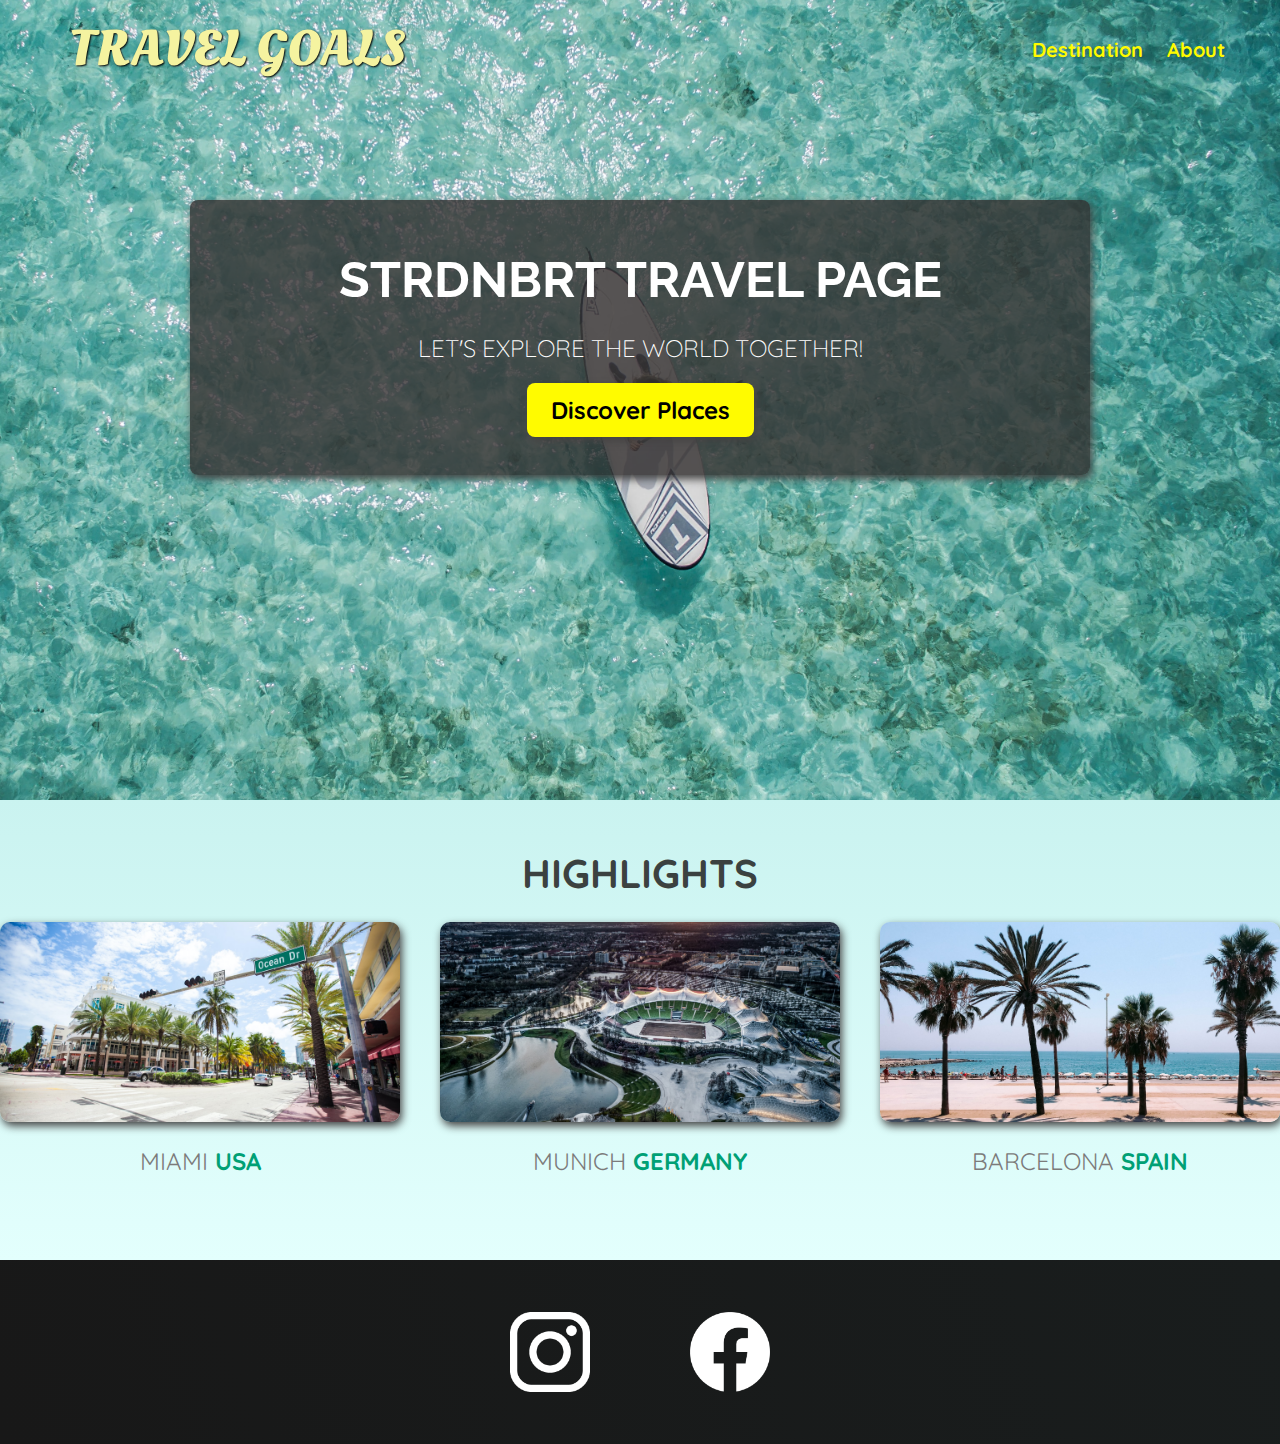
<file: index.html>
<!DOCTYPE html>
<html lang="en">
  <head>
    <meta charset="UTF-8" />
    <meta http-equiv="X-UA-Compatible" content="IE=edge" />
    <meta name="viewport" content="width=device-width, initial-scale=1.0" />
    <link
      href="https://fonts.googleapis.com/css2?family=Raleway:wght@700&family=Oleo+Script:wght@700&family=Quicksand:wght@300;500;700&display=swap"
      rel="stylesheet"
    />
    <link rel="stylesheet" href="/styles/global-style.css" />
    <link rel="stylesheet" href="/styles/index-style.css" />
    <title>STRDNBRT Field Protocol</title>
  </head>
  <body>
    <header>
      <div id="page-logo">
        <a href="index.html">Travel Goals</a>
      </div>
      <nav>
        <ul>
          <li><a href="places.html">Destination</a></li>
          <li><a href="about.html">About</a></li>
        </ul>
      </nav>
    </header>
    <main>
      <section id="hero">
        <div id="hero-content">
          <h1>Strdnbrt Travel Page</h1>
          <p>Let's explore the world together!</p>
          <a href="places.html">Discover Places</a>
        </div>
      </section>
      <section id="highlights">
        <h2>Highlights</h2>
        <ul id="destinations">
          <li class="destination">
            <img src="/images/miami.jpg" alt="Miami Street on Sunny Day" />
            <p>Miami <strong>USA</strong></p>
          </li>
          <li class="destination">
            <img src="/images/munich.jpg" alt="Munich Stadium in Winter" />
            <p>Munich <strong>Germany</strong></p>
          </li>
          <li class="destination">
            <img src="/images/barcelona.jpg" alt="Palm Beach in Barcelona" />
            <p>Barcelona <strong>Spain</strong></p>
          </li>
        </ul>
      </section>
    </main>
    <footer>
      <ul>
        <li>
          <a href="https://instagram.com/affaruqq/"
            ><img src="/images/insta.png" alt="Instagram-Logo"
          /></a>
        </li>
        <li>
          <a href="https://facebook.com/farouq.abdullah.73997"
            ><img src="/images/facebook.png" alt="Facebook-Logo"
          /></a>
        </li>
      </ul>
    </footer>
  </body>
</html>
</file>
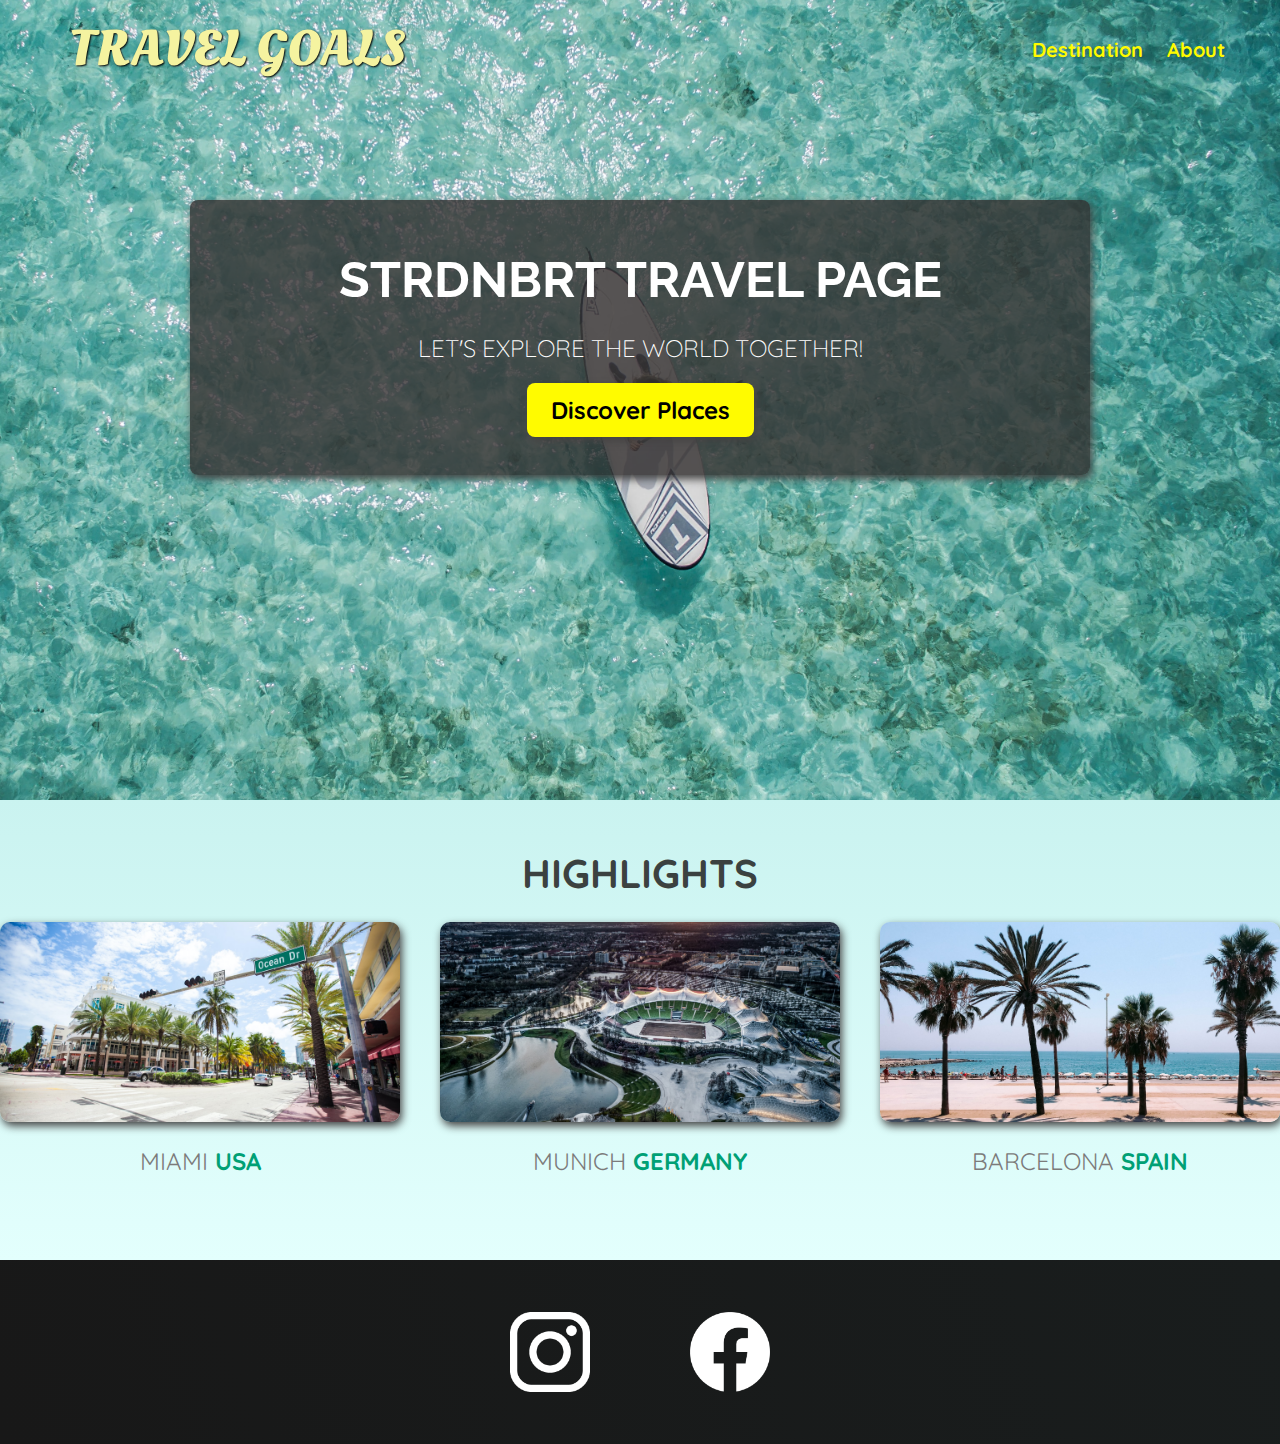
<file: html-file/index.html>
<!DOCTYPE html>
<html lang="en">
  <head>
    <meta charset="UTF-8" />
    <meta http-equiv="X-UA-Compatible" content="IE=edge" />
    <meta name="viewport" content="width=device-width, initial-scale=1.0" />
    <link
      href="https://fonts.googleapis.com/css2?family=Raleway:wght@700&family=Oleo+Script:wght@700&family=Quicksand:wght@300;500;700&display=swap"
      rel="stylesheet"
    />
    <link rel="stylesheet" href="../styles/global-style.css" />
    <link rel="stylesheet" href="../styles/index-style.css" />
    <title>STRDNBRT Field Protocol</title>
  </head>
  <body>
    <header>
      <div id="page-logo">
        <a href="../html-file/index.html">Travel Goals</a>
      </div>
      <nav>
        <ul>
          <li><a href="../html-file/places.html">Destination</a></li>
          <li><a href="../html-file/about.html">About</a></li>
        </ul>
      </nav>
    </header>
    <main>
      <section id="hero">
        <div id="hero-content">
          <h1>Strdnbrt Travel Page</h1>
          <p>Let's explore the world together!</p>
          <a href="../html-file/places.html">Discover Places</a>
        </div>
      </section>
      <section id="highlights">
        <h2>Highlights</h2>
        <ul id="destinations">
          <li class="destination">
            <img src="../images/miami.jpg" alt="Miami Street on Sunny Day" />
            <p>Miami <strong>USA</strong></p>
          </li>
          <li class="destination">
            <img src="../images/munich.jpg" alt="Munich Stadium in Winter" />
            <p>Munich <strong>Germany</strong></p>
          </li>
          <li class="destination">
            <img src="../images/barcelona.jpg" alt="Palm Beach in Barcelona" />
            <p>Barcelona <strong>Spain</strong></p>
          </li>
        </ul>
      </section>
    </main>
    <footer>
      <ul>
        <li>
          <a href="https://instagram.com/affaruqq/"
            ><img src="../images/insta.png" alt="Instagram-Logo"
          /></a>
        </li>
        <li>
          <a href="https://facebook.com/farouq.abdullah.73997"
            ><img src="../images/facebook.png" alt="Facebook-Logo"
          /></a>
        </li>
      </ul>
    </footer>
  </body>
</html>
</file>
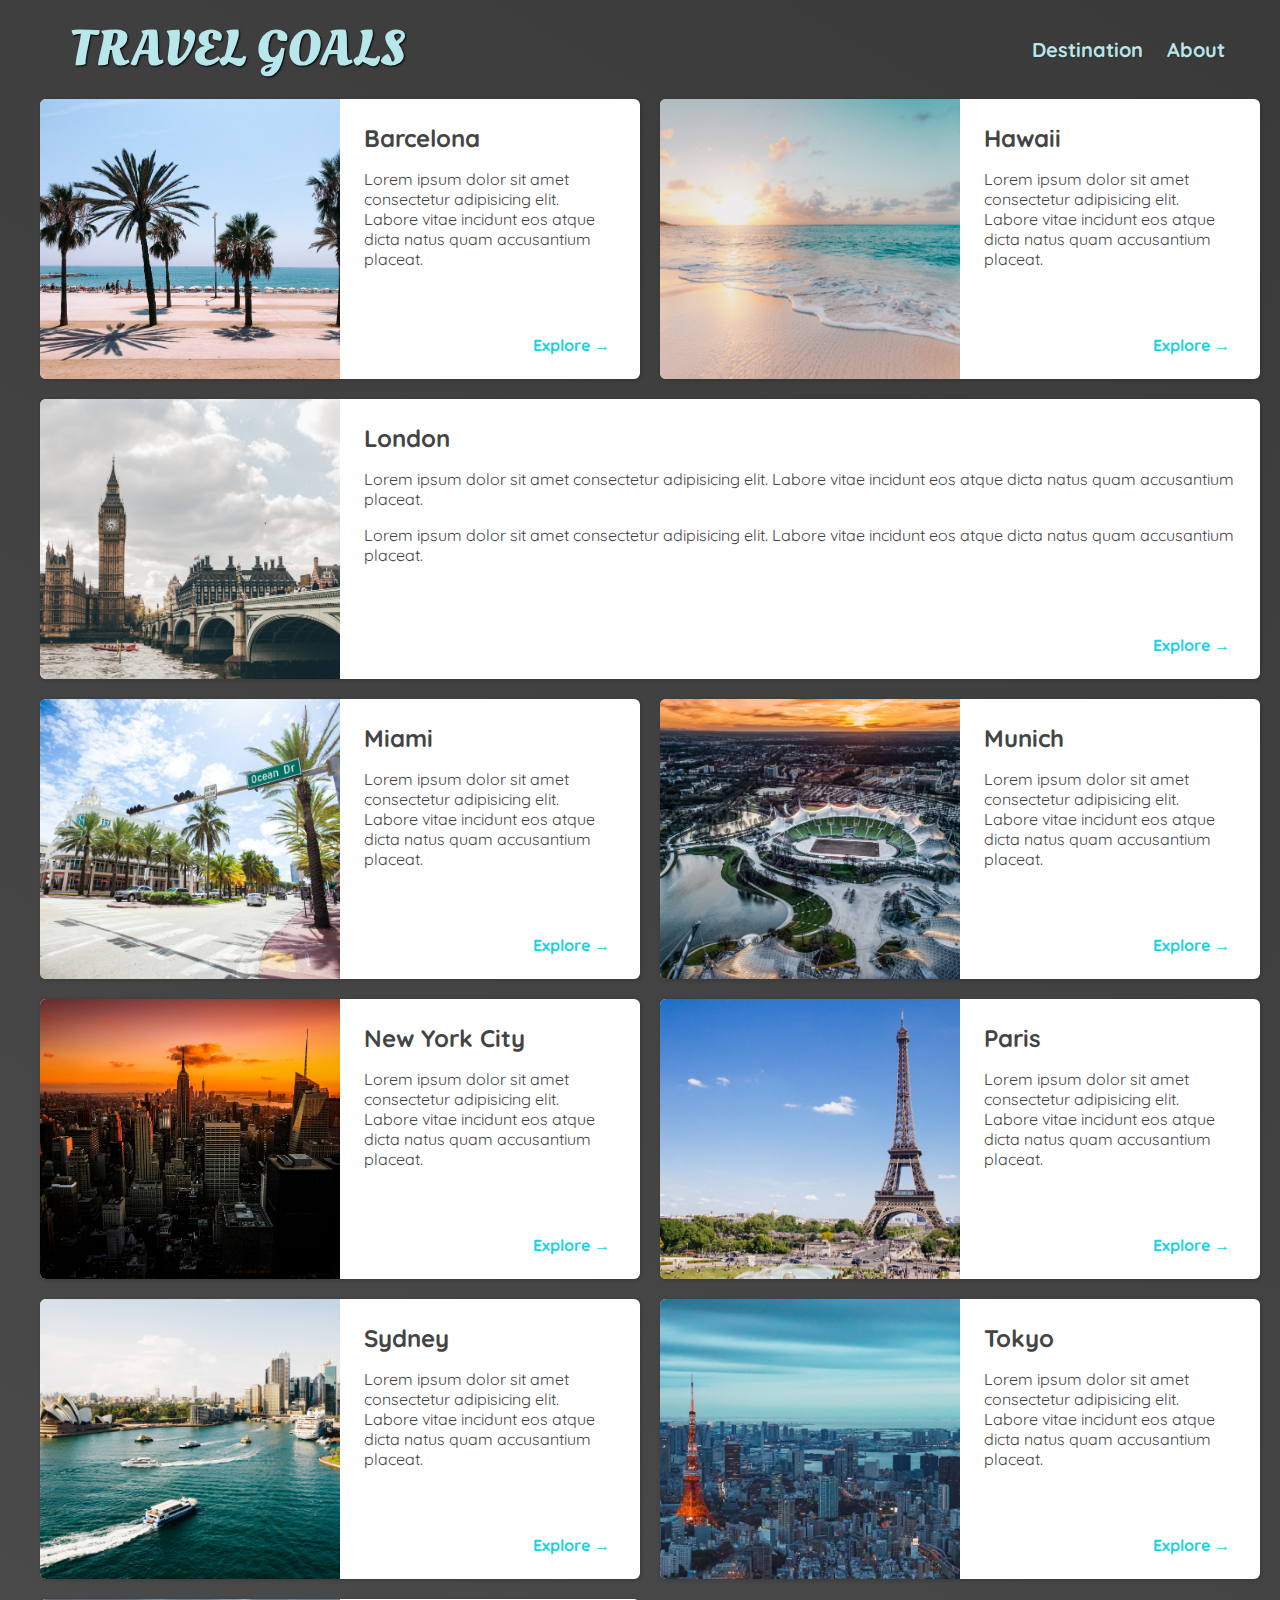
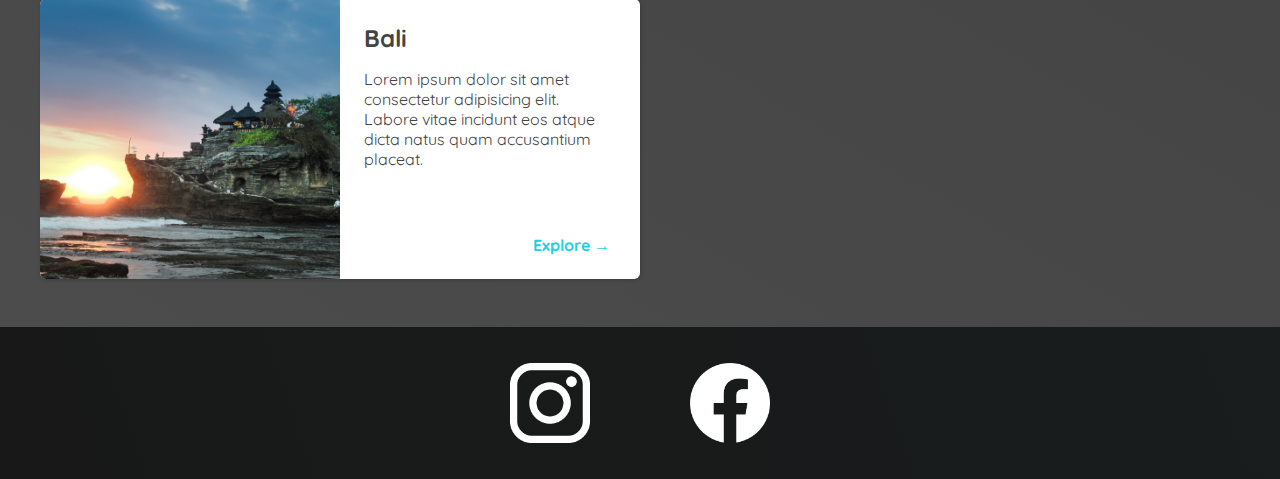
<file: places.html>
<!DOCTYPE html>
<html lang="en">
  <head>
    <meta charset="UTF-8" />
    <meta http-equiv="X-UA-Compatible" content="IE=edge" />
    <meta name="viewport" content="width=device-width, initial-scale=1.0" />
    <link
      href="https://fonts.googleapis.com/css2?family=Raleway:wght@700&family=Oleo+Script:wght@700&family=Quicksand:wght@300;500;700&display=swap"
      rel="stylesheet"
    />
    <link rel="stylesheet" href="/styles/global-style.css" />
    <link rel="stylesheet" href="/styles/places-style.css" />
    <title>STRDNBRT Places</title>
  </head>
  <body>
    <header>
      <div id="page-logo">
        <a href="index.html">Travel Goals</a>
      </div>
      <nav>
        <ul>
          <li>
            <a href="places.html">Destination</a>
          </li>
          <li>
            <a href="about.html">About</a>
          </li>
        </ul>
      </nav>
    </header>
    <main>
        <ul>
            <li>
              <img src="/images/barcelona.jpg" alt="City of Barcelona" />
              <div class="item-content">
                <div>
                  <h2>Barcelona</h2>
                  <p>
                    Lorem ipsum dolor sit amet consectetur adipisicing elit. Labore
                    vitae incidunt eos atque dicta natus quam accusantium placeat.
                  </p>
                </div>
                <div class="actions">
                  <a href="https://en.wikipedia.org/wiki/Barcelona">Explore &#x2192</a>
                </div>
              </div>
            </li>
            <li>
              <img src="/images/hawaii.jpg" alt="Hawaii beach" />
              <div class="item-content">
                <div>
                  <h2>Hawaii</h2>
                  <p>
                    Lorem ipsum dolor sit amet consectetur adipisicing elit. Labore
                    vitae incidunt eos atque dicta natus quam accusantium placeat.
                  </p>
                </div>
                <div class="actions">
                  <a href="https://en.wikipedia.org/wiki/Hawaii">Explore &#x2192</a>
                </div>
              </div>
            </li>
            <li>
              <img src="/images/london.jpg" alt="London city" />
              <div class="item-content">
                <div>
                  <h2>London</h2>
                  <p>
                    Lorem ipsum dolor sit amet consectetur adipisicing elit. Labore
                    vitae incidunt eos atque dicta natus quam accusantium placeat.
                  </p>
                  <p>
                    Lorem ipsum dolor sit amet consectetur adipisicing elit. Labore
                    vitae incidunt eos atque dicta natus quam accusantium placeat.
                  </p>
                </div>
                <div class="actions">
                  <a href="https://en.wikipedia.org/wiki/London">Explore &#x2192</a>
                </div>
              </div>
            </li>
            <li>
              <img src="/images/miami.jpg" alt="Miami streets" />
              <div class="item-content">
                <div>
                  <h2>Miami</h2>
                  <p>
                    Lorem ipsum dolor sit amet consectetur adipisicing elit. Labore
                    vitae incidunt eos atque dicta natus quam accusantium placeat.
                  </p>
                </div>
                <div class="actions">
                  <a href="https://en.wikipedia.org/wiki/Miami">Explore &#x2192</a>
                </div>
              </div>
            </li>
            <li>
              <img src="/images/munich.jpg" alt="Munich football stadium" />
              <div class="item-content">
                <div>
                  <h2>Munich</h2>
                  <p>
                    Lorem ipsum dolor sit amet consectetur adipisicing elit. Labore
                    vitae incidunt eos atque dicta natus quam accusantium placeat.
                  </p>
                </div>
                <div class="actions">
                  <a href="https://en.wikipedia.org/wiki/Munich">Explore &#x2192</a>
                </div>
              </div>
            </li>
            <li>
              <img src="/images/new-york-city.jpg" alt="New York City skyline" />
              <div class="item-content">
                <div>
                  <h2>New York City</h2>
                  <p>
                    Lorem ipsum dolor sit amet consectetur adipisicing elit. Labore
                    vitae incidunt eos atque dicta natus quam accusantium placeat.
                  </p>
                </div>
                <div class="actions">
                  <a href="https://en.wikipedia.org/wiki/New_York_City"
                    >Explore &#x2192</a
                  >
                </div>
              </div>
            </li>
            <li>
              <img src="/images/paris.jpg" alt="Paris city" />
              <div class="item-content">
                <div>
                  <h2>Paris</h2>
                  <p>
                    Lorem ipsum dolor sit amet consectetur adipisicing elit. Labore
                    vitae incidunt eos atque dicta natus quam accusantium placeat.
                  </p>
                </div>
                <div class="actions">
                  <a href="https://en.wikipedia.org/wiki/Paris">Explore &#x2192</a>
                </div>
              </div>
            </li>
            <li>
              <img src="/images/sydney.jpg" alt="Sydney beach" />
              <div class="item-content">
                <div>
                  <h2>Sydney</h2>
                  <p>
                    Lorem ipsum dolor sit amet consectetur adipisicing elit. Labore
                    vitae incidunt eos atque dicta natus quam accusantium placeat.
                  </p>
                </div>
                <div class="actions">
                  <a href="https://en.wikipedia.org/wiki/Sydney">Explore &#x2192</a>
                </div>
              </div>
            </li>
            <li>
              <img src="/images/tokyo.jpg" alt="Tokyo skyline" />
              <div class="item-content">
                <div>
                  <h2>Tokyo</h2>
                  <p>
                    Lorem ipsum dolor sit amet consectetur adipisicing elit. Labore
                    vitae incidunt eos atque dicta natus quam accusantium placeat.
                  </p>
                </div>
                <div class="actions">
                  <a href="https://en.wikipedia.org/wiki/Tokyo">Explore &#x2192</a>
                </div>
              </div>
            </li>
            <li>
              <img src="../images/bali.jpg" alt="Bali beach" />
              <div class="item-content">
                <div>
                  <h2>Bali</h2>
                  <p>
                    Lorem ipsum dolor sit amet consectetur adipisicing elit. Labore
                    vitae incidunt eos atque dicta natus quam accusantium placeat.
                  </p>
                </div>
                <div class="actions">
                  <a href="https://en.wikipedia.org/wiki/Bali">Explore &#x2192</a>
                </div>
              </div>
            </li>
          </ul> 
    </main>
    <footer>
      <ul>
        <li>
          <a href="https://instagram.com/affaruqq/"
            ><img src="/images/insta.png" alt="Instagram-Logo"
          /></a>
        </li>
        <li>
          <a href="https://facebook.com/farouq.abdullah.73997"
            ><img src="/images/facebook.png" alt="Facebook-Logo"
          /></a>
        </li>
      </ul>
    </footer>
  </body>
</html>
</file>
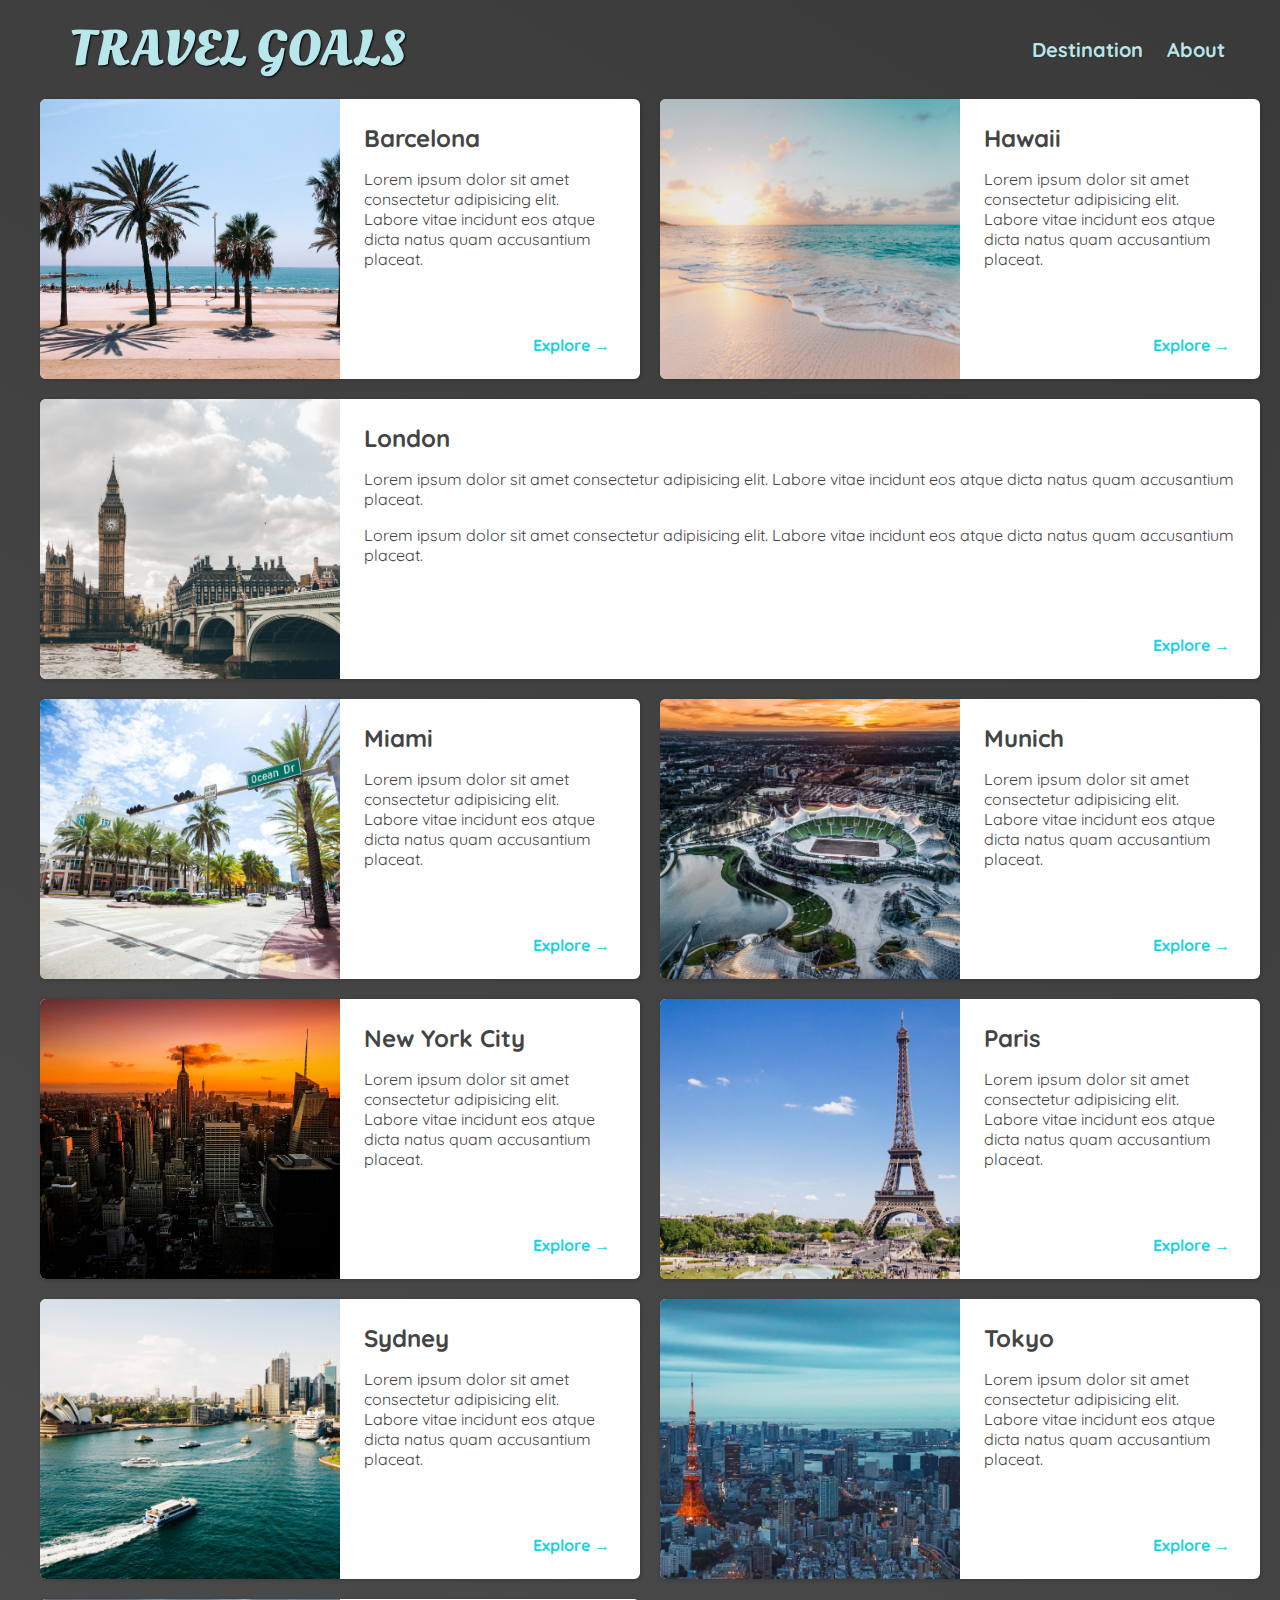
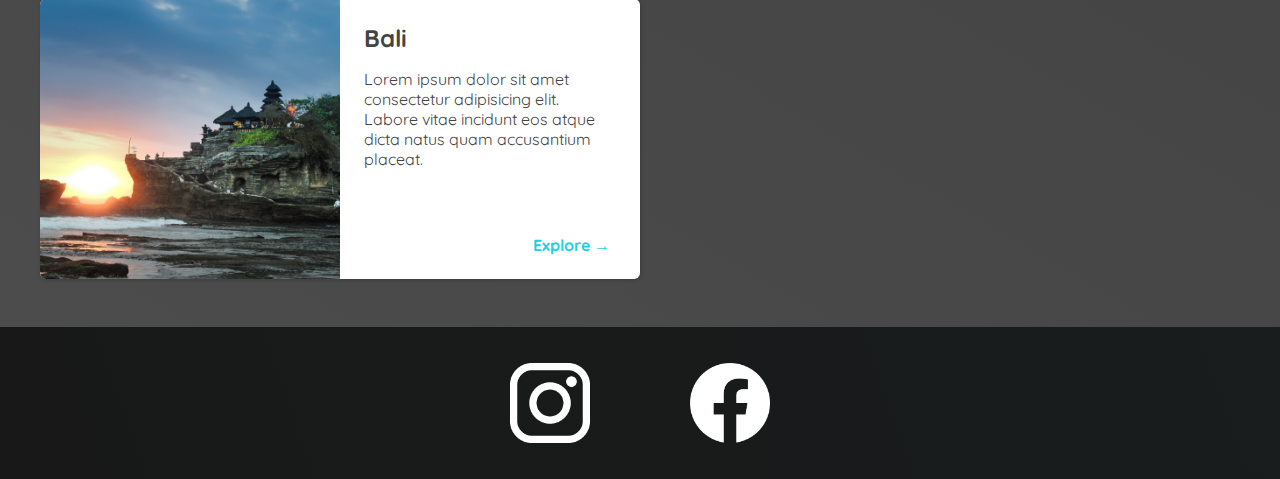
<file: html-file/places.html>
<!DOCTYPE html>
<html lang="en">
  <head>
    <meta charset="UTF-8" />
    <meta http-equiv="X-UA-Compatible" content="IE=edge" />
    <meta name="viewport" content="width=device-width, initial-scale=1.0" />
    <link
      href="https://fonts.googleapis.com/css2?family=Raleway:wght@700&family=Oleo+Script:wght@700&family=Quicksand:wght@300;500;700&display=swap"
      rel="stylesheet"
    />
    <link rel="stylesheet" href="../styles/global-style.css" />
    <link rel="stylesheet" href="../styles/places-style.css" />
    <title>STRDNBRT Places</title>
  </head>
  <body>
    <header>
      <div id="page-logo">
        <a href="../html-file/index.html">Travel Goals</a>
      </div>
      <nav>
        <ul>
          <li>
            <a href="../html-file/places.html">Destination</a>
          </li>
          <li>
            <a href="../html-file/about.html">About</a>
          </li>
        </ul>
      </nav>
    </header>
    <main>
        <ul>
            <li>
              <img src="../images/barcelona.jpg" alt="City of Barcelona" />
              <div class="item-content">
                <div>
                  <h2>Barcelona</h2>
                  <p>
                    Lorem ipsum dolor sit amet consectetur adipisicing elit. Labore
                    vitae incidunt eos atque dicta natus quam accusantium placeat.
                  </p>
                </div>
                <div class="actions">
                  <a href="https://en.wikipedia.org/wiki/Barcelona">Explore &#x2192</a>
                </div>
              </div>
            </li>
            <li>
              <img src="../images/hawaii.jpg" alt="Hawaii beach" />
              <div class="item-content">
                <div>
                  <h2>Hawaii</h2>
                  <p>
                    Lorem ipsum dolor sit amet consectetur adipisicing elit. Labore
                    vitae incidunt eos atque dicta natus quam accusantium placeat.
                  </p>
                </div>
                <div class="actions">
                  <a href="hhttps://en.wikipedia.org/wiki/Hawaii">Explore &#x2192</a>
                </div>
              </div>
            </li>
            <li>
              <img src="../images/london.jpg" alt="London city" />
              <div class="item-content">
                <div>
                  <h2>London</h2>
                  <p>
                    Lorem ipsum dolor sit amet consectetur adipisicing elit. Labore
                    vitae incidunt eos atque dicta natus quam accusantium placeat.
                  </p>
                  <p>
                    Lorem ipsum dolor sit amet consectetur adipisicing elit. Labore
                    vitae incidunt eos atque dicta natus quam accusantium placeat.
                  </p>
                </div>
                <div class="actions">
                  <a href="https://en.wikipedia.org/wiki/London">Explore &#x2192</a>
                </div>
              </div>
            </li>
            <li>
              <img src="../images/miami.jpg" alt="Miami streets" />
              <div class="item-content">
                <div>
                  <h2>Miami</h2>
                  <p>
                    Lorem ipsum dolor sit amet consectetur adipisicing elit. Labore
                    vitae incidunt eos atque dicta natus quam accusantium placeat.
                  </p>
                </div>
                <div class="actions">
                  <a href="https://en.wikipedia.org/wiki/Miami">Explore &#x2192</a>
                </div>
              </div>
            </li>
            <li>
              <img src="../images/munich.jpg" alt="Munich football stadium" />
              <div class="item-content">
                <div>
                  <h2>Munich</h2>
                  <p>
                    Lorem ipsum dolor sit amet consectetur adipisicing elit. Labore
                    vitae incidunt eos atque dicta natus quam accusantium placeat.
                  </p>
                </div>
                <div class="actions">
                  <a href="https://en.wikipedia.org/wiki/Munich">Explore &#x2192</a>
                </div>
              </div>
            </li>
            <li>
              <img src="../images/new-york-city.jpg" alt="New York City skyline" />
              <div class="item-content">
                <div>
                  <h2>New York City</h2>
                  <p>
                    Lorem ipsum dolor sit amet consectetur adipisicing elit. Labore
                    vitae incidunt eos atque dicta natus quam accusantium placeat.
                  </p>
                </div>
                <div class="actions">
                  <a href="https://en.wikipedia.org/wiki/New_York_City"
                    >Explore &#x2192</a
                  >
                </div>
              </div>
            </li>
            <li>
              <img src="../images/paris.jpg" alt="Paris city" />
              <div class="item-content">
                <div>
                  <h2>Paris</h2>
                  <p>
                    Lorem ipsum dolor sit amet consectetur adipisicing elit. Labore
                    vitae incidunt eos atque dicta natus quam accusantium placeat.
                  </p>
                </div>
                <div class="actions">
                  <a href="https://en.wikipedia.org/wiki/Paris">Explore &#x2192</a>
                </div>
              </div>
            </li>
            <li>
              <img src="../images/sydney.jpg" alt="Sydney beach" />
              <div class="item-content">
                <div>
                  <h2>Sydney</h2>
                  <p>
                    Lorem ipsum dolor sit amet consectetur adipisicing elit. Labore
                    vitae incidunt eos atque dicta natus quam accusantium placeat.
                  </p>
                </div>
                <div class="actions">
                  <a href="https://en.wikipedia.org/wiki/Sydney">Explore &#x2192</a>
                </div>
              </div>
            </li>
            <li>
              <img src="../images/tokyo.jpg" alt="Tokyo skyline" />
              <div class="item-content">
                <div>
                  <h2>Tokyo</h2>
                  <p>
                    Lorem ipsum dolor sit amet consectetur adipisicing elit. Labore
                    vitae incidunt eos atque dicta natus quam accusantium placeat.
                  </p>
                </div>
                <div class="actions">
                  <a href="https://en.wikipedia.org/wiki/Tokyo">Explore &#x2192</a>
                </div>
              </div>
            </li>
            <li>
              <img src="../images/bali.jpg" alt="Bali beach" />
              <div class="item-content">
                <div>
                  <h2>Bali</h2>
                  <p>
                    Lorem ipsum dolor sit amet consectetur adipisicing elit. Labore
                    vitae incidunt eos atque dicta natus quam accusantium placeat.
                  </p>
                </div>
                <div class="actions">
                  <a href="https://en.wikipedia.org/wiki/Bali">Explore &#x2192</a>
                </div>
              </div>
            </li>
          </ul> 
    </main>
    <footer>
      <ul>
        <li>
          <a href="https://instagram.com/affaruqq/"
            ><img src="../images/insta.png" alt="Instagram-Logo"
          /></a>
        </li>
        <li>
          <a href="https://facebook.com/farouq.abdullah.73997"
            ><img src="../images/facebook.png" alt="Facebook-Logo"
          /></a>
        </li>
      </ul>
    </footer>
  </body>
</html>
</file>
<file: styles/global-style.css>
body {
  font-family: "Quicksand", sans-serif;
  margin: 0;
}

#page-logo a {
  padding: 10px;
  font-family: "Oleo Script", sans-serif;
  color: rgb(245, 243, 160);
  font-size: 50px;
  text-decoration: none;
  text-transform: uppercase;
  text-shadow: 1px 1px 2px rgb(0, 0, 0);
}

li {
  list-style: none;
}

header {
  display: flex;
  justify-content: space-between;
  align-items: center;
  padding: 15px 60px;
  position: absolute;
  width: 100%;
  top: 0;
  left: 0;
  box-sizing: border-box;
}

header ul {
  width: 200px;
  display: flex;
  justify-content: space-around;
  text-align: right;
}

header li {
  list-style: none;
}

header a {
  text-decoration: none;
  color: rgb(255, 251, 0);
  font-size: 20px;
  padding: 12px;
  text-shadow: 1px 1px 2px rgba(0, 0, 0, 0.2);
  font-weight: 700;
  border-radius: 6px;
}

header nav a:hover {
  color: rgb(77, 77, 77);
  background-color: rgb(255, 251, 0);
}

footer {
  background: linear-gradient(70deg, rgb(24, 24, 24), rgb(25, 29, 29));
  padding: 36px 0;
}

footer ul {
  display: flex;
  justify-content: center;
  padding: 0;
}

footer li {
  width: 80px;
  height: 80px;
  list-style: none;
  margin: 0 50px;
}

footer img {
  width: 100%;
  height: 100%;
}
</file>
<file: styles/index-style.css>
#hero {
  height: 800px;
  background-image: url("../images/ocean.jpg");
  background-position: center;
  background-size: cover; 
}

#hero-content {
  width: 900px;
  background-color: rgba(51, 47, 47, 0.8);
  box-shadow: 2px 4px 8px rgb(68, 67, 67);
  border-radius: 8px;
  text-align: center;
  padding: 50px 0;
  margin: 0 auto;
  position: relative;
  top: 200px;
}

#hero-content h1 {
  color: white;
  text-transform: uppercase;
  font-size: 50px;
  font-family: "Raleway", sans-serif;
  margin: 0;
}

#hero-content p {
  color: white;
  text-transform: uppercase;
  font-size: 24px;
  font-weight: 300;
  margin-bottom: 32px;
}

#hero-content a {
  text-decoration: none;
  background-color: rgb(255, 251, 0);
  padding: 12px 24px;
  color: black;
  font-size: 24px;
  font-weight: 700;
  border-radius: 8px;
  box-shadow: 2px 4px 8px rgb(68, 67, 67);
}

#hero-content a:hover {
  background-color: rgb(255, 238, 0);
}

#highlights {
  padding: 24px;
  background: linear-gradient(0deg, rgb(227, 255, 253), rgb(202, 243, 240));
}

#highlights h2 {
  color: rgb(59, 65, 64);
  text-transform: uppercase;
  font-size: 40px;
  text-align: center;
  margin: 24px 0;
}

#highlights p {
  text-transform: uppercase;
  font-size: 24px;
  color: rgb(124, 123, 123);
  margin: 20px 0;
}

#highlights strong {
  color: rgb(0, 160, 117);
}

#destinations {
  display: flex;
  width: 90%;
  margin: auto;
  margin-bottom: 40px;
  text-align: center;
  justify-content: center;
  padding: 0;
}

.destination img {
  height: 200px;
  width: 400px;
  box-shadow: 2px 4px 8px rgb(68, 67, 67);
  object-fit: cover;
  border-radius: 10px;
}

.destination {
  list-style: none;
  margin: 0 20px;
}
</file>
<file: styles/places-style.css>
/* &#x2192 UNICODE */

body {
  background: linear-gradient(30deg, rgb(77, 77, 77), rgb(58, 58, 58));
  color: rgb(68, 68, 68);
}

#page-logo a {
  color: rgb(183, 230, 235);
}

header {
  position: static;
}

header a {
  color: rgb(183, 230, 235);
}

header nav a:hover {
  background-color: rgb(183, 230, 235);
  color: rgb(59, 59, 59);
}

ul {
  padding: 0;
  margin: 0;
}

main ul {
  width: 1200px;
  margin: 0 auto 48px auto;
  display: grid;
  grid-template-columns: 1fr 1fr;
  gap: 20px 20px;
}

li:nth-of-type(3) {
  grid-column: 1 / span 2;
  width: 1220px;
}

main li {
  display: flex;
  background-color: white;
  box-shadow: 1px 1px 4px rgba(0, 0, 0, 0.2);
  border-radius: 6px;
  overflow: hidden;
}

main li img {
  width: 300px;
  height: 280px;
  object-fit: cover;
}

.item-content {
  padding: 24px;
  display: flex;
  flex-direction: column;
  justify-content: space-between;
}

.item-content h2 {
  margin: 0;
}

.actions {
  text-align: right;
}

.actions a {
  color: rgb(22, 211, 228);
  text-decoration: none;
  font-weight: 700;
  padding: 6px;
}

.actions a:hover {
  background-color: rgb(235, 253, 255);
  border-radius: 6px;
}
</file>
